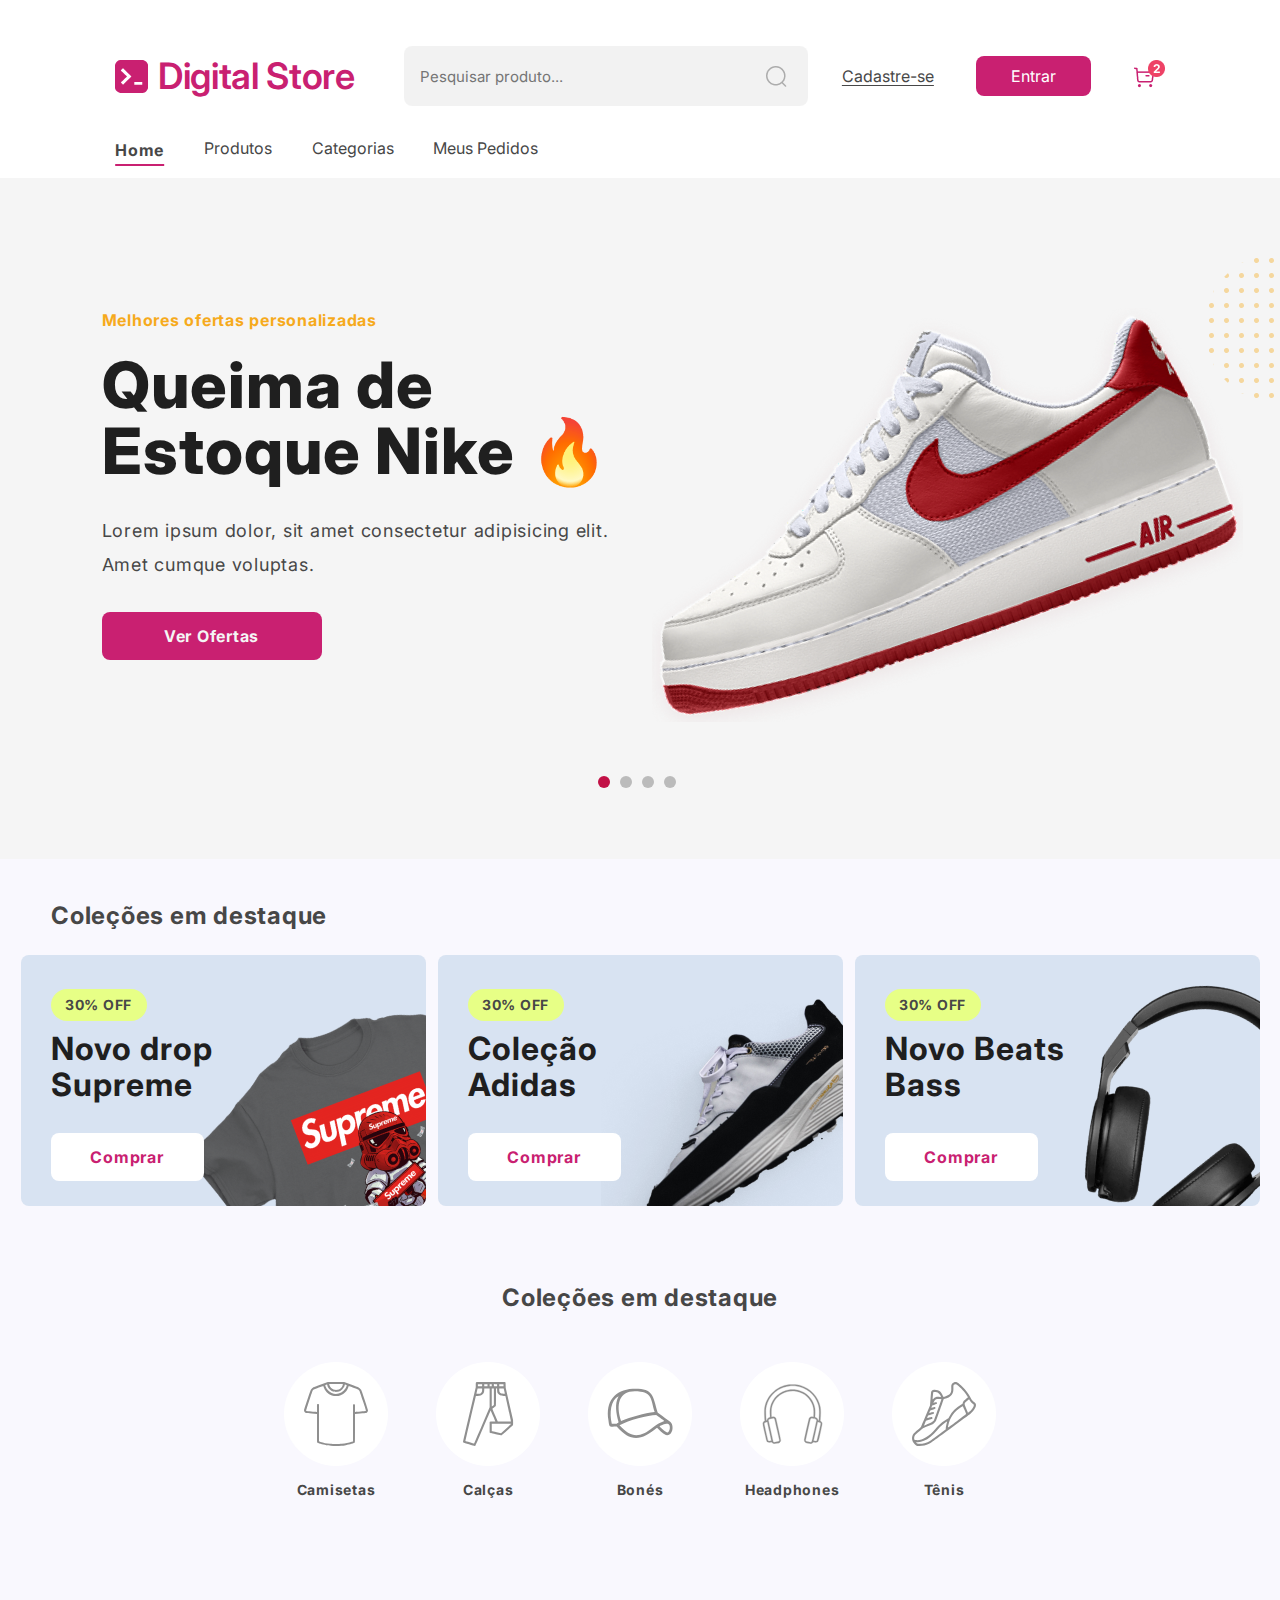
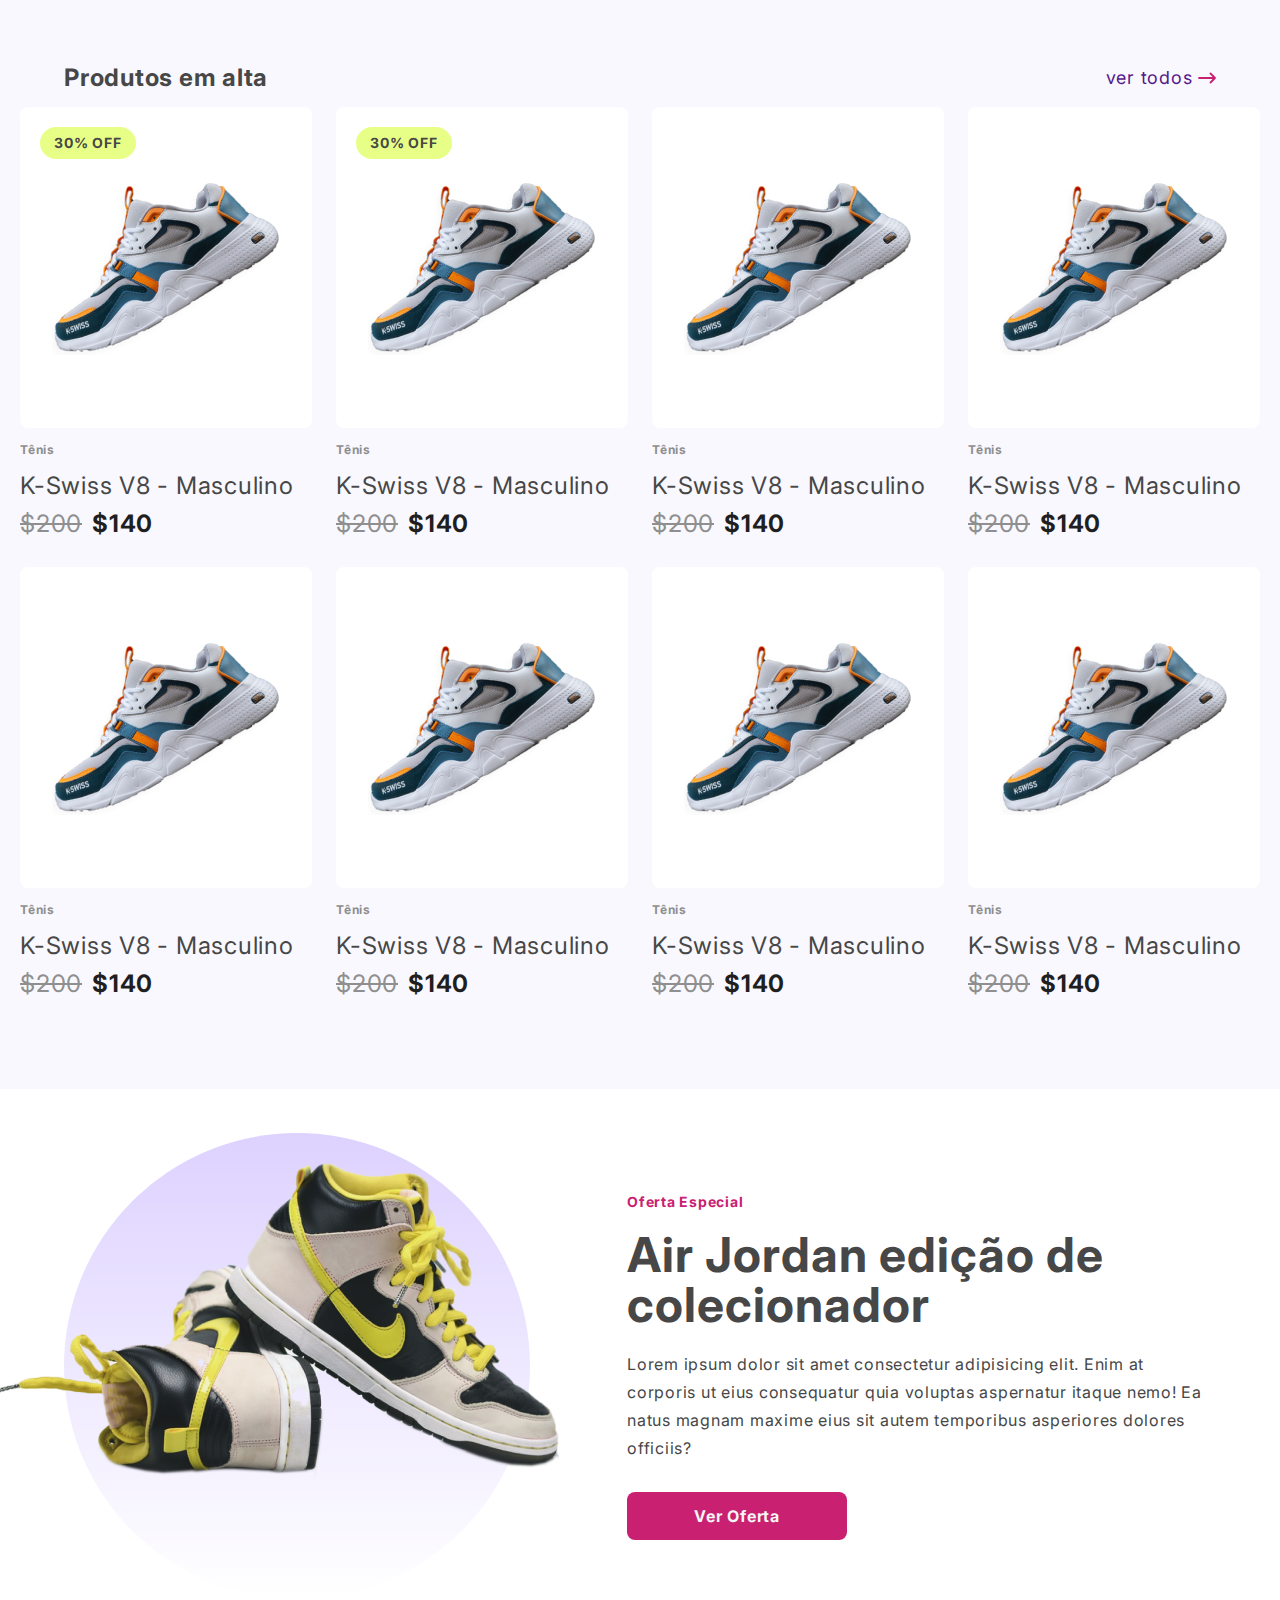
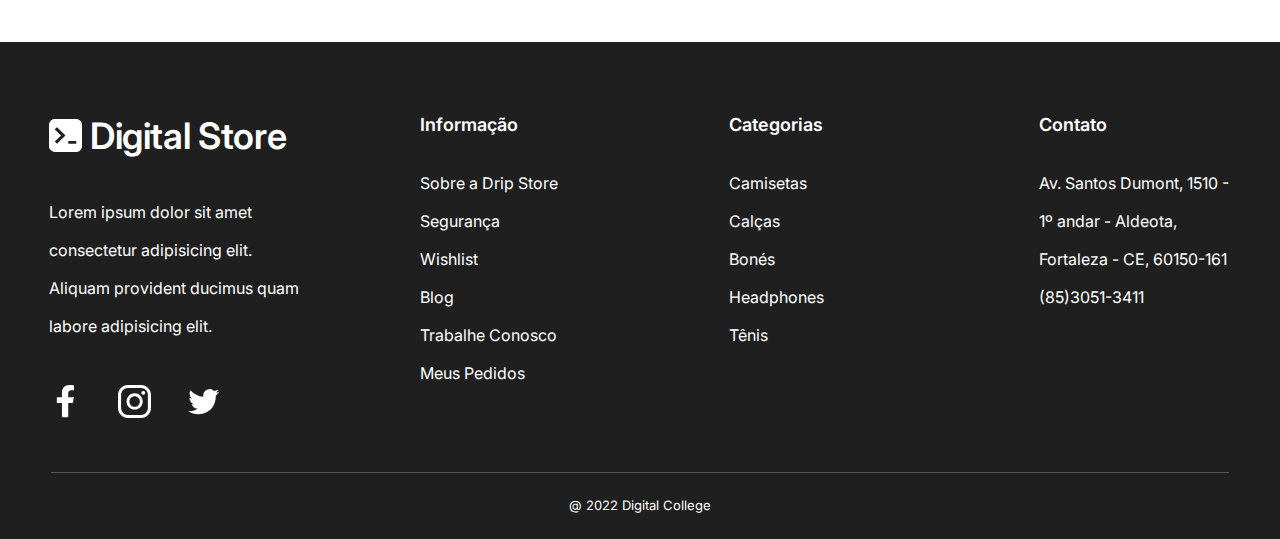
<file: index.html>
<!DOCTYPE html>
<html lang="pt-br">
  <head>
    <meta charset="UTF-8" />
    <meta http-equiv="X-UA-Compatible" content="IE=edge" />
    <meta name="viewport" content="width=device-width, initial-scale=1.0" />
    <title>Digital Store</title>
    <link rel="stylesheet" href="css/estilo.css">
</head>
<body>
    <section>
      <header class="cima">
        <div class="header_logo">
            <a href="">
              <img src="images/Logo Digital Store Rosa.svg" alt="">
              <h1>Digital Store</h1>
            </a>
        </div>
        <div class="busca">
            <input type="text" name="pesquisa" id="" placeholder="Pesquisar produto...">
            <img src="images/lupa.png" alt="">
        </div>
        <div class="botoes_header_direita">
                <div class="cadastro"><a href="https://www.google.com/webhp?hl=es&sa=X&ved=0ahUKEwipm_LIyNz-AhWeG7kGHeZNDPYQPAgI">Cadastre-se</a></div>
                <div><a class="btn" href="entrar">Entrar</a></div>
                <div><a href="https://www.google.com/webhp?hl=es&sa=X&ved=0ahUKEwipm_LIyNz-AhWeG7kGHeZNDPYQPAgI"><img src="images/carrinho.png" alt=""></a></div>
        </div>
      </header>
      <header class="baixo">
        <div class="container">
          <nav class="navigation">
            <ul>
              <li class="pag_ativa"><a href="https://www.google.com/webhp?hl=es&sa=X&ved=0ahUKEwipm_LIyNz-AhWeG7kGHeZNDPYQPAgI">Home</a></li>
              <li><a href="https://www.google.com/webhp?hl=es&sa=X&ved=0ahUKEwipm_LIyNz-AhWeG7kGHeZNDPYQPAgI">Produtos</a></li>
              <li><a href="https://www.google.com/webhp?hl=es&sa=X&ved=0ahUKEwipm_LIyNz-AhWeG7kGHeZNDPYQPAgI">Categorias</a></li>
              <li><a href="https://www.google.com/webhp?hl=es&sa=X&ved=0ahUKEwipm_LIyNz-AhWeG7kGHeZNDPYQPAgI">Meus Pedidos</a></li>
            </ul>
          </nav>
        </div>  
      </header>
    </section>

    <!-- SESSÃO - BANNER -->

    <section class="banner">
        <div class="container_banner">
            <div class="texto_banner">
                <h6>Melhores ofertas personalizadas</h6>
                <h1>Queima de Estoque Nike 🔥</h1>
                <p>Lorem ipsum dolor, sit amet consectetur adipisicing elit. Amet cumque voluptas.</p>
                <a href="">
                    <p>Ver Ofertas</p>
                </a>
            </div>
            <div class="container_background">
                <img class="banner_foto" src="images/tenis.png" alt="">
                <img class="ornamento" src="images/ornamento 01.png" alt="">
            </div>
        </div>
        <div class="carrossel">
            <a href=""><span class="ponto_ativo"></span></a>
            <a href=""><span class="ponto"></span></a>
            <a href=""><span class="ponto"></span></a>
            <a href=""><span class="ponto"></span></a>
        </div>

    </section>

    <!-- SESSÃO - COLEÇÕES -->

    <section class="colecoes">
        <div class="colecoes_cima">
            <div class="chamada_colecao"><h2>Coleções em destaque</h2></div>
            <div class="container_destaque">
                <div id="box_destaque_1">
                    <div class="container">
                        <div class="desconto_colecao">30% OFF</div>
                        <h3>Novo drop Supreme</h3>
                        <a href="">
                            <div class="botao_colecao">Comprar</div>
                        </a>
                    </div>
                </div>
                <div id="box_destaque_2">
                    <div class="desconto_colecao">30% OFF</div>
                    <h3>Coleção Adidas</h3>
                    <a href="">
                        <div class="botao_colecao">Comprar</div>
                    </a>
                </div>
                <div id="box_destaque_3">
                    <div class="desconto_colecao">30% OFF</div>
                    <h3>Novo Beats Bass</h3>
                    <a href="">
                        <div class="botao_colecao">Comprar</div>
                    </a>
                </div>
            </div>
        </div>

        <div class="colecoes_baixo">
            <div class="chamada_colecao"><h2>Coleções em destaque</h2></div>
            <div class="container_circulos">
                <a href="">
                    <div class="box_circular_1">
                        <p>Camisetas</p>
                        <img src="images/Icon_Camiseta.svg" alt="">
                    </div>
                </a>
                <a href="">
                    <div class="box_circular_2">
                        <p>Calças</p>
                        <img src="images/Icon_Calça.svg" alt="">
                    </div>
                </a>
                <a href="">
                    <div class="box_circular_3">
                        <p>Bonés</p>
                        <img src="images/Icon_Bone.svg" alt="">
                    </div>
                </a>
                <a href="">
                    <div class="box_circular_4">
                        <p>Headphones</p>
                        <img src="images/Icon_Headphone.svg" alt="">
                    </div>
                </a>
                <a href="">
                    <div class="box_circular_5">
                        <p>Tênis</p>
                        <img src="images/Icon_Tenis.svg" alt="">
                    </div>
                </a>
            </div>
        </div>
    </section>

    <!-- SESSÃO - GALERIA -->
      
      <section class="galeria">
        <div class="galeria-header">
            <h3 class="galeria-titulo">Produtos em alta</h3>
            <div class="galeria-todos">
              <span><a href="" alt="">ver todos</a></span>
              <svg class="seta-todos" width="18" height="12" viewBox="0 0 18 12" fill="none" xmlns="http://www.w3.org/2000/svg">
                <path d="M12.5 1.5L17 6M17 6L12.5 10.5M17 6H1" stroke="#C92071" stroke-width="1.8" stroke-linecap="round" stroke-linejoin="round"/>
              </svg>
            </div>
        </div>
        <ul class="product-gallery">
          <a href="" alt="" class="product-item">
            <div class="product-image">
              <img src="imagens/tenis-v8.png" alt="Tênis K-Swiss V8 Masculino" />
              <div class="promotion-label">30% OFF</div>
            </div>
            <div class="product-details">
              <div class="product-type">Tênis</div>
              <div class="product-line">K-Swiss V8 - Masculino</div>
              <div class="product-price">$200</div>
              <div class="product-price-promo">$140</div>
            </div>
          </a>
          <a href="" alt="" class="product-item">
            <div class="product-image">
              <img src="imagens/tenis-v8.png" alt="Tênis K-Swiss V8 Masculino" />
              <div class="promotion-label">30% OFF</div>
            </div>
            <div class="product-details">
              <div class="product-type">Tênis</div>
              <div class="product-line">K-Swiss V8 - Masculino</div>
              <div class="product-price">$200</div>
              <div class="product-price-promo">$140</div>
            </div>
          </a>
          <a href="" alt="" class="product-item">
            <div class="product-image">
              <img src="imagens/tenis-v8.png" alt="Tênis K-Swiss V8 Masculino" />
            </div>
            <div class="product-details">
              <div class="product-type">Tênis</div>
              <div class="product-line">K-Swiss V8 - Masculino</div>
              <div class="product-price">$200</div>
              <div class="product-price-promo">$140</div>
            </div>
          </a>
          <a href="" alt="" class="product-item">
            <div class="product-image">
              <img src="imagens/tenis-v8.png" alt="Tênis K-Swiss V8 Masculino" />
            </div>
            <div class="product-details">
              <div class="product-type">Tênis</div>
              <div class="product-line">K-Swiss V8 - Masculino</div>
              <div class="product-price">$200</div>
              <div class="product-price-promo">$140</div>
            </div>
          </a>
          <a href="" alt="" class="product-item">
            <div class="product-image">
              <img src="imagens/tenis-v8.png" alt="Tênis K-Swiss V8 Masculino" />
            </div>
            <div class="product-details">
              <div class="product-type">Tênis</div>
              <div class="product-line">K-Swiss V8 - Masculino</div>
              <div class="product-price">$200</div>
              <div class="product-price-promo">$140</div>
            </div>
          </a>
          <a href="" alt="" class="product-item">
            <div class="product-image">
              <img src="imagens/tenis-v8.png" alt="Tênis K-Swiss V8 Masculino" />
            </div>
            <div class="product-details">
              <div class="product-type">Tênis</div>
              <div class="product-line">K-Swiss V8 - Masculino</div>
              <div class="product-price">$200</div>
              <div class="product-price-promo">$140</div>
            </div>
          </a>
          <a href="" alt="" class="product-item">
            <div class="product-image">
              <img src="imagens/tenis-v8.png" alt="Tênis K-Swiss V8 Masculino" />
            </div>
            <div class="product-details">
              <div class="product-type">Tênis</div>
              <div class="product-line">K-Swiss V8 - Masculino</div>
              <div class="product-price">$200</div>
              <div class="product-price-promo">$140</div>
            </div>
          </a>
          <a href="" alt="" class="product-item">
            <div class="product-image">
              <img src="imagens/tenis-v8.png" alt="Tênis K-Swiss V8 Masculino" />
            </div>
            <div class="product-details">
              <div class="product-type">Tênis</div>
              <div class="product-line">K-Swiss V8 - Masculino</div>
              <div class="product-price">$200</div>
              <div class="product-price-promo">$140</div>
            </div>
          </a>
        </ul>
    </section>

    <!-- SESSÃO - OFERTA ESPECIAL -->

    <section class="oferta">
        <div class="img_box">
            <div></div>
            <img src="images/tenis2.png" alt="">
        </div>
        <div class="texto_oferta">
            <h6>Oferta Especial</h6>
            <h1>Air Jordan edição de colecionador</h1>
            <p>Lorem ipsum dolor sit amet consectetur adipisicing elit. Enim at corporis ut eius consequatur quia voluptas aspernatur itaque nemo! Ea natus magnam maxime eius sit autem temporibus asperiores dolores officiis?</p>
            <a class="btn_link" href="">
                <p class="btn">Ver Oferta</p>
            </a>
        </div>
    </section>

    <!-- SESSÃO - FOOTER -->

    <section class="footer">
        <div class="social">
            <a class="container_logo_footer" href="">
                <div>
                    <img class="logo" src="images/Logo Digital Store.svg" alt="Logo da Digital Store">
                    <h2>Digital Store</h2>
                </div>
            </a>
            <p>Lorem ipsum dolor sit amet consectetur adipisicing elit. Aliquam provident ducimus quam labore adipisicing elit.</p>
            <div>
                <a href="http://facebook.com"><img src="images/Facebook.svg" alt="Ícone do Facebook"></a>
                <a href="http://instagram.com"><img src="images/Instagram.svg" alt="Ícone do Instagram"></a>
                <a href="http://twitter.com"><img src="images/Twitter.svg" alt="Ícone do Twitter"></a>
            </div>
        </div>
        <div class="info">
            <p class="sessao_footer">Informação</p>
            <div>
                <a href="">
                    <p>Sobre a Drip Store</p>
                </a>
                <a href="">
                    <p>Segurança</p>
                </a>
                <a href="">
                    <p>Wishlist</p>
                </a>
                <a href="">
                    <p>Blog</p>
                </a>
                <a href="">
                    <p>Trabalhe Conosco</p>
                </a>
                <a href="">
                    <p>Meus Pedidos</p>
                </a>
            </div>
        </div>
        <div class="categorias">
            <p class="sessao_footer">Categorias</p>
            <div>
                <a href="">
                    <p>Camisetas</p>
                </a>
                <a href="">
                    <p>Calças</p>
                </a>
                <a href="">
                    <p>Bonés</p>
                </a>
                <a href="">
                    <p>Headphones</p>
                </a>
                <a href="">
                    <p>Tênis</p>
                </a>
            </div>
        </div>
        <div class="contato">
            <p class="sessao_footer">Contato</p>
            <div>
                <p>Av. Santos Dumont, 1510 - 1º andar - Aldeota, Fortaleza - CE, 60150-161</p>
                <p>(85)3051-3411</p>
            </div>
        </div>
        <div></div>
        <span>@ 2022 Digital College</span>
    </section>
</body>
</html>
</file>
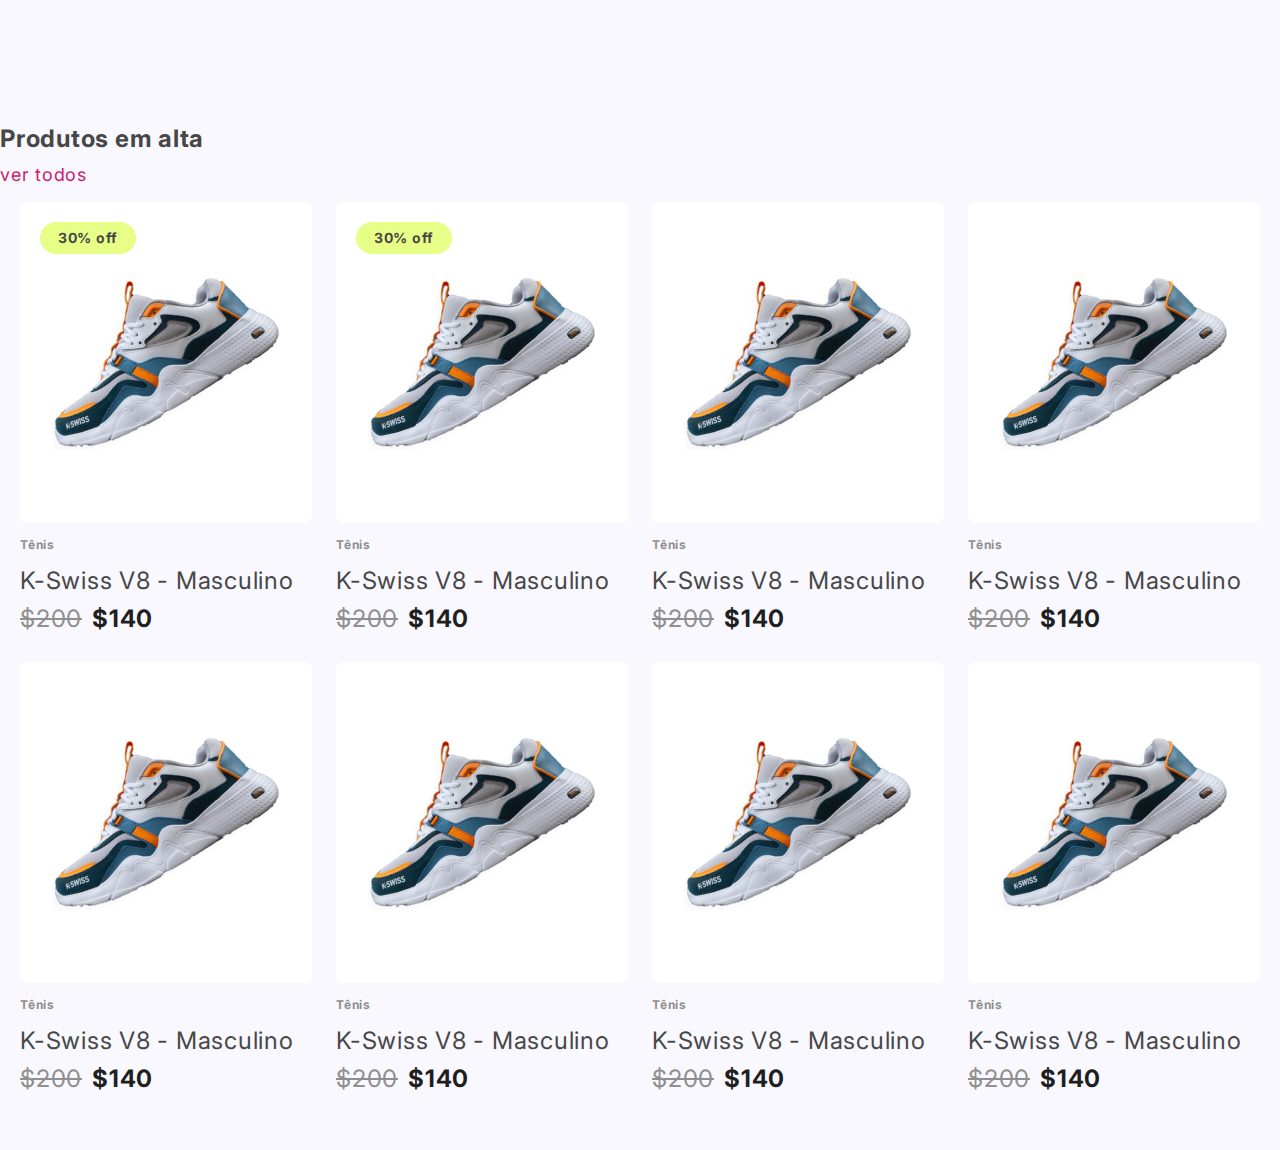
<file: _Backup/index.html>
<!DOCTYPE html>
<html lang="pt-br">
  <head>
    <meta charset="UTF-8" />
    <meta http-equiv="X-UA-Compatible" content="IE=edge" />
    <meta name="viewport" content="width=device-width, initial-scale=1.0" />
    <title>Digital Store</title>
    <link rel="stylesheet" href="/css/estilo.css" />
  </head>
  <body>
    <section class="galeria">
        <div class="titulos-topo">
            <h3 class="galeria-titulo">Produtos em alta</h3>
            <h2 class="galeria-todos">ver todos</h2>
        </div>
        <ul class="product-gallery">
          <li class="product-item">
            <div class="product-image">
              <img src="imagens/tenis-v8.png" alt="Tênis K-Swiss V8 Masculino" />
              <div class="promotion-label">30% off</div>
            </div>
            <div class="product-details">
              <div class="product-type">Tênis</div>
              <div class="product-line">K-Swiss V8 - Masculino</div>
              <div class="product-price">$200</div>
              <div class="product-price-promo">$140</div>
            </div>
          </li>
          <li class="product-item">
            <div class="product-image">
              <img src="imagens/tenis-v8.png" alt="Tênis K-Swiss V8 Masculino" />
              <div class="promotion-label">30% off</div>
            </div>
            <div class="product-details">
              <div class="product-type">Tênis</div>
              <div class="product-line">K-Swiss V8 - Masculino</div>
              <div class="product-price">$200</div>
              <div class="product-price-promo">$140</div>
            </div>
          </li>
          <li class="product-item">
            <div class="product-image">
              <img src="imagens/tenis-v8.png" alt="Tênis K-Swiss V8 Masculino" />
            </div>
            <div class="product-details">
              <div class="product-type">Tênis</div>
              <div class="product-line">K-Swiss V8 - Masculino</div>
              <div class="product-price">$200</div>
              <div class="product-price-promo">$140</div>
            </div>
          </li>
          <li class="product-item">
            <div class="product-image">
              <img src="imagens/tenis-v8.png" alt="Tênis K-Swiss V8 Masculino" />
            </div>
            <div class="product-details">
              <div class="product-type">Tênis</div>
              <div class="product-line">K-Swiss V8 - Masculino</div>
              <div class="product-price">$200</div>
              <div class="product-price-promo">$140</div>
            </div>
          </li>
          <li class="product-item">
            <div class="product-image">
              <img src="imagens/tenis-v8.png" alt="Tênis K-Swiss V8 Masculino" />
            </div>
            <div class="product-details">
              <div class="product-type">Tênis</div>
              <div class="product-line">K-Swiss V8 - Masculino</div>
              <div class="product-price">$200</div>
              <div class="product-price-promo">$140</div>
            </div>
          </li>
          <li class="product-item">
            <div class="product-image">
              <img src="imagens/tenis-v8.png" alt="Tênis K-Swiss V8 Masculino" />
            </div>
            <div class="product-details">
              <div class="product-type">Tênis</div>
              <div class="product-line">K-Swiss V8 - Masculino</div>
              <div class="product-price">$200</div>
              <div class="product-price-promo">$140</div>
            </div>
          </li>
          <li class="product-item">
            <div class="product-image">
              <img src="imagens/tenis-v8.png" alt="Tênis K-Swiss V8 Masculino" />
            </div>
            <div class="product-details">
              <div class="product-type">Tênis</div>
              <div class="product-line">K-Swiss V8 - Masculino</div>
              <div class="product-price">$200</div>
              <div class="product-price-promo">$140</div>
            </div>
          </li>
          <li class="product-item">
            <div class="product-image">
              <img src="imagens/tenis-v8.png" alt="Tênis K-Swiss V8 Masculino" />
            </div>
            <div class="product-details">
              <div class="product-type">Tênis</div>
              <div class="product-line">K-Swiss V8 - Masculino</div>
              <div class="product-price">$200</div>
              <div class="product-price-promo">$140</div>
            </div>
          </li>
        </ul>
    </section>
  </body>
</html>
</file>
<file: css/estilo.css>
@import url('https://fonts.googleapis.com/css2?family=Inter:wght@400;600;700;800&display=swap');
*{
    margin: 0;
    padding: 0;
    text-decoration: none;
    list-style: none;
    box-sizing: border-box;
    font-family: 'Inter', sans-serif;
}

body{
    overflow-x: hidden;
}

header{
    display: flex;
    background-color: #ffffff;
    justify-content: space-between;
    padding: 16px;
    padding-right: 9%;
    padding-left: 9%;
    width: 100%;
    align-items: center;
    gap: 34px;
}

.cima{
    margin-top: 30px;
}

header .baixo{
    height: 10px;
    background-color: #ffffff;
}

header .baixo div ul{
    margin: 0;
    background-color: #ffffff;
}

.header_logo a{
    width: 253px;
    height: 44px;
    display: flex;
    flex-wrap: nowrap;
    min-width: 255px;
    align-items: center;
}

.header_logo a img{
    width: 33px;
    height: 33px;
}

header div h1{
    color: #c92071;
    height: 44px;
    margin-left: 10px;
    font-family: 'Inter';
    font-style: normal;
    font-weight: 600;
    font-size: 36.3951px;
    line-height: 44px;
    letter-spacing: -0.01em;
    color: #C92071;
}

header .busca{
    position: relative;
    background-color: #47474710;
    height: 60px;
    border-radius: 8px;
    min-width: 260px;
    width: 100%;
    display: flex;
}

header .busca input{
    width: 100%;
    height: 60px;
    background-color: #47474701;
    padding-right: 60px;
    padding-left: 16px;
    outline: none;
    border: none;
    border-radius: 8px;
    color: #666;
    font-size: 15px;
    transition-duration: 300ms;
}

header .busca input:focus{
    border-color: #c92071;
}

header .busca img{
    position: absolute;
    right: 20px;
    align-self: center;
    cursor: pointer;
}

.navigation ul{
    display: flex;
    flex-wrap: nowrap;
    justify-content: space-between;
    margin-top: 0;
    gap: 32px;
}

header div ul li a{
    color: #474747;
}

.botoes_header_direita{
    display: flex;
    flex-wrap: nowrap;
    justify-content: space-between;
    align-items: center;
    width: 80%;
    gap: 20px;
}

.cima div .cadastro{
    min-width: 94px;
}

.cima div .cadastro a{
    text-decoration: underline;
    text-underline-offset: 3px;
    color: #474747;
}

.navigation a{
    position: relative;
}

.navigation a:hover{
    color: #c92071;
}

.navigation a::after{
    content: '';
    position: absolute;
    left: 0;
    bottom: -6px;
    width: 100%;
    height: 3px;
    color: #c92071;
    background-color: #c92071;
    border-radius: 5px;
    transform-origin: right;
    transform: scaleX(0);
    transition: transform 200ms;
}

.navigation .pag_ativa{
    font-family: 'Inter';
    font-style: normal;
    font-weight: 700;
    font-size: 16px;
    line-height: 24px;
    text-align: center;
    letter-spacing: 0.75px;
    color: #C92071;
    text-decoration: underline;
    text-decoration-thickness: 2px;
    text-underline-offset: 8px;
}


.navigation a:hover::after{
    transform: scaleX(1);
    transform-origin: left;
}

.cima div div a.btn{
    padding: 10px 35px;
    border: silver;
    border-radius: 8px;
    color: #ffffff;
    background-color: #c92071;
    transition-duration: 300ms;
}

.cima div div a.btn:hover{
    background-color: #a11157;
}

.container{
    width: 423px;
    color: #474747;
    padding-top: 0;
}

/* ELEMENTOS DO BANNER */

.banner{
    position: relative;
    display: flex;
    flex-wrap: wrap;
    background-color: #F5F5F5;
    width: 100%;
    height: 681px;
    justify-content: center;
    align-content: center;
}

.banner .container_banner{
    display: flex;
    flex-wrap: nowrap;
    justify-content: center;
    width: 100%;
    margin-top: 62px;
}

.banner .container_background{
    display: flex;
    flex-wrap: nowrap;
    position: relative;
}

.banner .texto_banner{
    min-width: 550px;
    margin-left: 5%;
}

.banner .container_background .banner_foto{
    width: auto;
}

.banner .container_background .ornamento{
    position: absolute;
    right: -18%;
    top: -50px;
    width: 140px;
    height: 140px;
}

.banner h6{
    color:#F6AA1C;
    font-family: 'Inter';
    font-style: normal;
    font-weight: 700;
    font-size: 16px;
    line-height: 24px;
    letter-spacing: 0.75px;
}

.banner h1{
    color: #1F1F1F;
    position: relative;
    padding-top: 20px;
    font-family: 'Inter';
    font-style: normal;
    font-weight: 800;
    font-size: 64px;
    line-height: 66px;
    letter-spacing: 1px;
    max-width: 550px;
    min-width: 550px;
}

.banner .texto_banner h1~p{
    padding-top: 30px;
    font-family: 'Inter';
    font-style: normal;
    font-weight: 400;
    font-size: 18px;
    line-height: 34px;
    letter-spacing: 0.75px;
    color: #474747;
    max-width: 550px;
}

.banner .texto_banner a p{
    display: flex;
    flex-wrap: wrap;
    background-color: #C92071;
    color: #f5f5f5;
    margin-top: 30px;
    width: 220px;
    height: 48px;
    border: solid 0px;
    border-radius: 8px;
    font-family: 'Inter';
    font-style: normal;
    font-weight: 700;
    font-size: 16px;
    line-height: 24px;
    text-align: center;
    align-items: center;
    justify-content: center;
    letter-spacing: 0.75px;
    transition-duration: 250ms;
}

.banner .texto_banner a p:hover{
    background-color: #a11157;
}

.banner .texto_banner a{
    text-decoration: none;
}

.banner .texto_banner a:active{
    text-decoration: none;
}

.carrossel{
    text-align: center;
    flex-basis: 100%;
    margin-top: 50px;
    user-select: none;
}

.ponto{
    height: 12px;
    width: 12px;
    background-color: #bbb;
    margin-right: 6px;
    border-radius: 50%;
    display: inline-block;
    transition-duration: 250ms;
  }

  .ponto_ativo{
    height: 12px;
    width: 12px;
    background-color: #c21146;
    margin-right: 6px;
    border-radius: 50%;
    display: inline-block;
    transition-duration: 250ms;
  }

  .ponto:hover{
    background-color: #c21146
  }

  /* ELEMENTOS DA SESSÃO COLEÇÕES */

.colecoes{
    width: 100%;
    height: 680px;
    background-color: #f9f8fe;
    display: flex;
    flex-direction: column;
    align-items: center;
    justify-content: center;
}

.colecoes .colecoes_cima{
    display: flex;
    flex-wrap: wrap;
    margin-top: 38px;
    justify-content: center;
}

.colecoes .colecoes_cima .chamada_colecao{
    flex-basis: 92%;
    width: 100px;
    height: 38px;
    margin-bottom: 20px;
}

.colecoes .colecoes_cima div h2{
    font-family: 'Inter';
    font-style: normal;
    font-weight: 700;
    font-size: 24px;
    line-height: 38px;
    letter-spacing: 0.75px;
    color: #474747;
}

.colecoes .colecoes_cima .container_destaque{
    display: flex;
    flex-wrap: nowrap;
    gap: 12px;
}

.colecoes .colecoes_cima #box_destaque_1{
    background-color: #d8e3f2;
    width: 405px;
    min-width: 405px;
    height: 251px;
    border-radius: 8px;
    background-image: url(../images/Camisa.png);
    background-repeat: no-repeat;
    background-position: right bottom;
}

.colecoes .colecoes_cima #box_destaque_2{
    background-color: #d8e3f2;
    width: 405px;
    min-width: 405px;
    height: 251px;
    border-radius: 8px;
    background-image: url(../images/Tenis3.png);
    background-repeat: no-repeat;
    background-position: right bottom;
}

.colecoes .colecoes_cima #box_destaque_3{
    background-color: #d8e3f2;
    width: 405px;
    min-width: 405px;
    height: 251px;
    border-radius: 8px;
    background-image: url(../images/Fone.png);
    background-repeat: no-repeat;
    background-position: right bottom;
}

.colecoes .colecoes_baixo{
    display: flex;
    flex-wrap: wrap;
    flex-basis: 100%;
    align-items: center;
    justify-content: center;
    margin: 0 16%;
}

.colecoes .colecoes_baixo .chamada_colecao{
    flex-basis: 100%;
    width: auto;
    height: auto;
    text-align: center;
}

.colecoes .colecoes_baixo div h2{
    font-family: 'Inter';
    font-style: normal;
    font-weight: 700;
    font-size: 24px;
    line-height: 38px;
    letter-spacing: 0.75px;
    color: #474747;
}

.colecoes .colecoes_baixo .container_circulos{
    display: flex;
    flex-wrap: nowrap;
    position: relative;
    gap: 48px;
    margin-top: -100px;
}

.colecoes_baixo .container_circulos a{
    text-decoration: none;
}

.colecoes .colecoes_baixo .box_circular_1, .box_circular_2, .box_circular_3, .box_circular_4, .box_circular_5{
    width: 104px;
    height: 104px;
    border-radius: 150px;
    background-color: white;
    display: flex;
    align-items: end;
    justify-content: center;
}

.colecoes .colecoes_baixo .box_circular_1 img, .box_circular_2 img, .box_circular_3 img, .box_circular_4 img, .box_circular_5 img{
    position: absolute;
    align-self: center;
    transition: transform 250ms ease-in-out;
}

.colecoes .colecoes_baixo .box_circular_1 img:hover, .box_circular_2 img:hover, .box_circular_3 img:hover, .box_circular_4 img:hover, .box_circular_5 img:hover{
    position: absolute;
    filter: brightness(0) saturate(100%);
    filter: invert(22%) sepia(48%) saturate(4475%) hue-rotate(313deg) brightness(87%) contrast(94%);
    transform: scale(1.2);
}

.colecoes .colecoes_baixo .box_circular_1 p, .box_circular_2 p, .box_circular_3 p, .box_circular_4 p, .box_circular_5 p{
    font-family: 'Inter';
    font-style: normal;
    font-weight: 700;
    font-size: 14px;
    line-height: 22px;
    letter-spacing: 0.75px;
    color: #474747;
    margin-bottom:-35px;
}

.colecoes .colecoes_cima .container_destaque .desconto_colecao{
    width: 96px;
    height: 32px;
    margin-top: 34px;
    margin-left: 30px;
    background: #E7FF86;
    border-radius: 30px;
    display: flex;
    justify-content: center;
    align-items: center;
    font-family: 'Inter';
    font-style: normal;
    font-weight: 700;
    font-size: 14px;
    line-height: 22px;
    letter-spacing: 0.75px;
    color: #474747;
}

.colecoes .colecoes_cima .container_destaque h3{
    max-width: 184px;
    height: 82px;
    margin-top: 10px;
    margin-left: 30px;
    font-family: 'Inter';
    font-style: normal;
    font-weight: 700;
    font-size: 32px;
    line-height: 36px;
    letter-spacing: 1px;
    color: #1F1F1F;
}

.colecoes .colecoes_cima .container_destaque .botao_colecao{
    width: 153px;
    height: 48px;
    margin-top: 20px;
    margin-left: 30px;
    background-color: white;
    border-radius: 8px;
    display: flex;
    justify-content: center;
    align-items: center;
    font-family: 'Inter';
    font-style: normal;
    font-weight: 700;
    font-size: 16px;
    line-height: 24px;
    letter-spacing: 0.75px;
    color: #C92071;
    transition-duration: 250ms;
}

.colecoes .colecoes_cima .container_destaque .botao_colecao:hover{
    background-color: #C92071;
    color: white;
}

.colecoes .colecoes_cima .container_destaque a{
    text-decoration: none;
}

  /* ELEMENTOS DA SESSÃO GALERIA */

.galeria{
    background-color: #f9f8fe;
    height: 1150px;
    padding-top: 120px;
}

.galeria-header {
  display: flex;
  justify-content: space-between;
  align-items: center;
  margin: 0 auto;
  width: 100%;
  padding-right: 5%;
  padding-left: 5%;
}

.galeria-titulo {
  font-family: 'Inter';
  font-style: normal;
  font-weight: 700;
  font-size: 24px;
  line-height: 38px;
  letter-spacing: 0.75px;
  color: #474747;
}

.galeria-todos{
  font-family: 'Inter';
  font-style: normal;
  font-weight: 400;
  font-size: 18px;
  line-height: 34px;
  letter-spacing: 0.75px;
  color: #C92071;
}

.seta-todos{
  margin-right: 0px;
}

.product-gallery {
    list-style: none;
    display: grid;
    grid-template-columns: repeat(4, 1fr);
    justify-content: center;
    justify-items: center;
    gap: 24px;
    margin: 0 auto;
    max-width: 1200px;
    padding-top: 10px;
  }

.product-item{
    margin-left: 0;
    width: 292px;
}

.product-image {
    position: relative;
    width: 292px;
    height: 321px;
    background-color: #fff;
    border-radius: 8px;
    overflow: hidden;
  }
  
.product-image:before {
    content: "";
    display: block;
    padding-top: 100%;
  }

.product-image img {
    position: absolute;
    top: 0;
    left: 0;
    bottom: 0;
    right: 0px;
    margin: auto;
    max-width: 100%;
    max-height: 100%;
  }

.promotion-label {
    position: absolute;
    top: 20px;
    left: 20px;
    background-color: #E7FF86;
    color: #000000;
    padding: 5px 10px;
    border-radius: 29px;
    width: 96px;
    height: 32px;
    text-align: center;
    font-family: 'Inter';
    font-style: normal;
    font-weight: 700;
    font-size: 14px;
    line-height: 22px;
    letter-spacing: 0.75px;
    color: #474747; 
  }

.product-details {
    margin-top: 10px;
    text-align: center;
    display: flex;
    flex-wrap: wrap;
    align-items: center;
}

.product-type {
    margin-bottom: 5px;
    font-family: 'Inter';
    font-style: normal;
    font-weight: 700;
    font-size: 12px;
    line-height: 24px;
    letter-spacing: 0.75px;
    color: #8F8F8F;
    text-align: left;
}

.product-line {
    font-family: 'Inter';
    font-style: normal;
    font-weight: 400;
    font-size: 24px;
    line-height: 38px;
    letter-spacing: 0.75px;
    color: #474747;
    text-align: left;
    flex: 1 1 100%;
}

.product-price {
    font-family: 'Inter';
    font-style: normal;
    font-weight: 400;
    font-size: 24px;
    line-height: 38px;
    letter-spacing: 0.75px;
    color: #8F8F8F;
    text-align: left;
    flex: 0 0 auto;
    text-decoration: line-through;
}

.product-price-promo {
    font-family: 'Inter';
    font-style: normal;
    font-weight: 700;
    font-size: 24px;
    line-height: 38px;
    letter-spacing: 0.75px;
    color: #1F1F1F;
    text-align: left;
    margin-left: 10px;
    flex: 0 0 auto;
}

  /* ELEMENTOS DA SESSÃO OFERTA */

.oferta{
    display: flex;
    flex-wrap: nowrap;
    justify-content: center;
    align-items: center;
    gap: 97px;
    position: relative;
    width: 100%;
    height: 553px;
}

.oferta .img_box{
    position: relative;
}

.oferta div div{
    position: relative;
    top: 0;
    left: 0;
    background-image: none;
    background-color: #4200FF25;
    width: 466px;
    height: 466px;
    border-radius: 100%;
    background: linear-gradient(180deg, #4200ff40 -40.67%, #ffffff00 100%);
}

.oferta .img_box img{
    top: 30px;
    right: -30px;
    position: absolute;
}

.oferta h6{
    font-family: 'Inter';
    font-style: normal;
    font-weight: 700;
    font-size: 14px;
    line-height: 22px;
    letter-spacing: 0.75px;
    color: #C92071;
}

.oferta h1{
    font-family: 'Inter';
    font-style: normal;
    font-weight: 700;
    font-size: 48px;
    line-height: 50px;
    letter-spacing: 1px;
    color: #474747;
    max-width: 514px;
    margin-top: 17px;
}

.oferta p{
    font-family: 'Inter';
    font-style: normal;
    font-weight: 400;
    font-size: 16px;
    line-height: 28px;
    letter-spacing: 0.75px;
    color: #474747;
    max-width: 589px;
    margin-top: 20px;
}

.oferta a{
    text-decoration: none;
}

.oferta .texto_oferta a p{
    display: flex;
    flex-wrap: wrap;
    background-color: #C92071;
    color: #f5f5f5;
    margin-top: 30px;
    width: 220px;
    height: 48px;
    border: solid 0px;
    border-radius: 8px;
    font-family: 'Inter';
    font-style: normal;
    font-weight: 700;
    font-size: 16px;
    line-height: 24px;
    text-align: center;
    align-items: center;
    justify-content: center;
    letter-spacing: 0.75px;
    transition-duration: 250ms;
}

.oferta .texto_oferta a p:hover{
    background-color: #a11157;
}

/* ELEMENTOS DO FOOTER */

.footer{
    display: flex;
    flex-wrap: wrap;
    justify-content: space-around;
    gap: 20px;
    height: 100%;
    width: 100%;
    color: white;
    background-color: #1F1F1F;
    font-family: "Inter";
    font-style: normal;
    font-weight: 400;
    font-size: 16px;
    line-height: 38px;
}

.social{
    width: 253px;
    min-width: 253px;
}

.social .container_logo_footer{
    width: 100%;
}

.info a, .categorias a{
    text-decoration: none;
    color: white;
}

.info, .categorias, .contato{
    width: 15vw;
    margin-top: 72px;
}

.info div, .categorias div, .contato div{
    margin-top: 28px;
}

.sessao_footer{
    font-family: 'Inter';
    font-style: normal;
    font-weight: 600;
    font-size: 18px;
    line-height: 22px;
}


.footer .social .logo{
    width: 33px;
    height: 33px;
    margin-top: 77px;
}

.footer .social div a{
    width: 33px;
    height: 33px;
    margin-top: 40px;
    text-decoration: none;
}

.footer .social div a img{
    width: 33px;
    height: 33px;
}

.footer .social h2{
    font-family: 'Inter';
    font-style: normal;
    font-weight: 600;
    font-size: 36.3951px;
    line-height: 44px;
    letter-spacing: -0.01em;
    color: #FFFFFF;
    margin-top: 72px;
    margin-left: 8px;
}

.footer .social div{
    display: flex;
}

.footer .social p~div{
    display: flex;
    gap: 36px;
}

.footer .social p{
    margin-top: 35px;
    line-height: 38px;
}

.footer .contato~div{
    margin-top: 34px;
    margin-left: 4vw;
    margin-right: 4vw;
    flex-basis: 100%;
    width: 92%;
    height: 1px;
    background-color: #555;
}

.footer span{
    text-align: center;
    font-family: 'Inter';
    font-weight: 400;
    font-size: 13px;
    line-height: 24px;
    margin-bottom: 22px;
}
</file>
